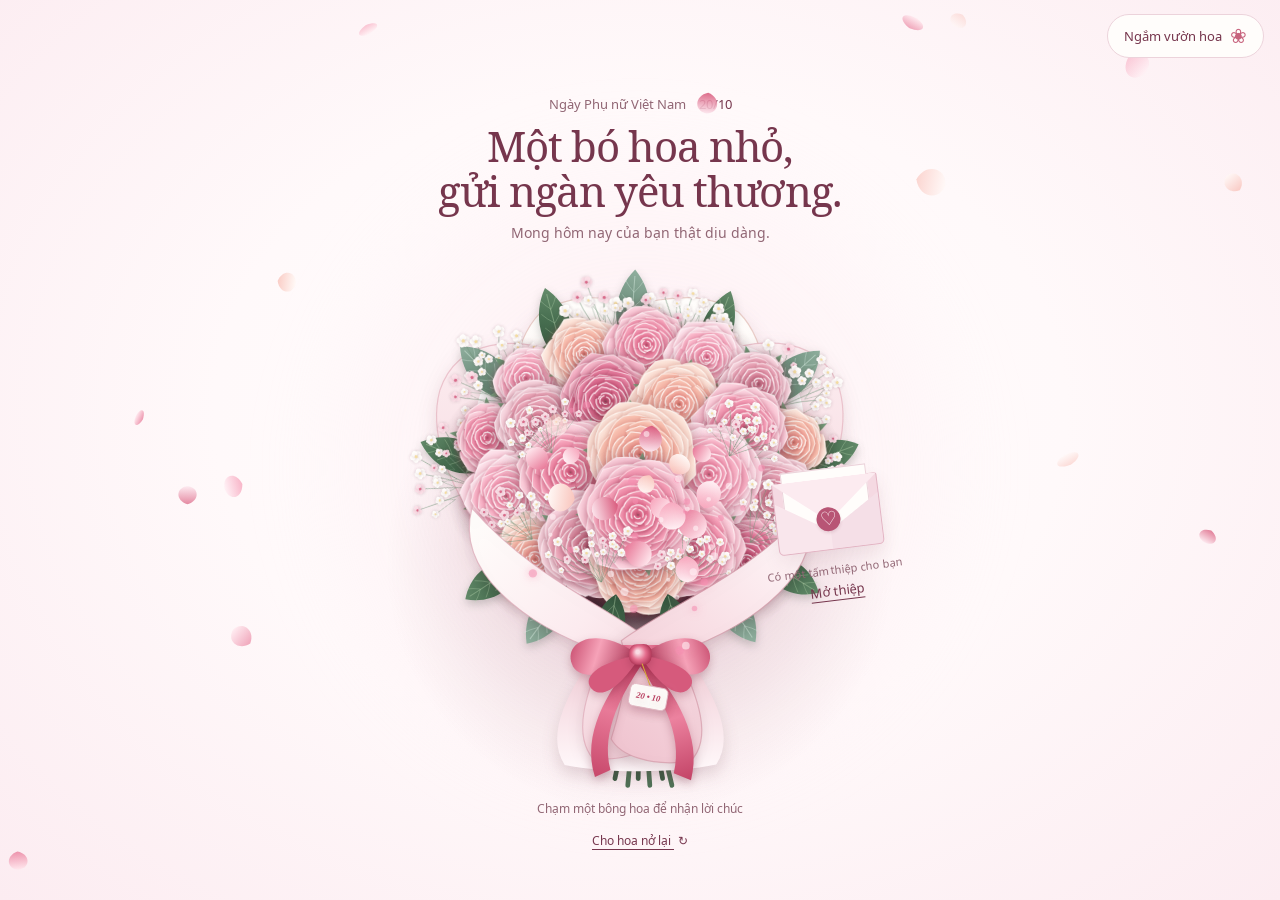
<file: index.html>
<!DOCTYPE html>
<html lang="vi">
<head>
  <meta charset="UTF-8">
  <meta name="viewport" content="width=device-width, initial-scale=1.0">
  <meta name="theme-color" content="#fff8fa">
  <meta name="description" content="Một bó hoa và tấm thiệp nhỏ, gửi những lời chúc dịu dàng nhân ngày Phụ nữ Việt Nam 20/10.">
  <title>Một bó hoa dành tặng bạn · 20/10</title>
  <link rel="preload" href="./assets/fonts/noto-serif-regular.woff2" as="font" type="font/woff2" crossorigin>
  <link rel="preload" href="./assets/fonts/noto-serif-italic.woff2" as="font" type="font/woff2" crossorigin>
  <link rel="preload" href="./assets/fonts/noto-sans-regular.woff2" as="font" type="font/woff2" crossorigin>
  <link rel="stylesheet" href="./style.css">
  <script src="./script.js" defer></script>
  <script src="./card.js" defer></script>
  <script src="./album.js" defer></script>
</head>
<body>
  <main>
    <a class="garden-link" href="./garden.html">Ngắm vườn hoa <span aria-hidden="true">❀</span></a>
    <canvas id="ambientPetalsCanvas" aria-hidden="true"></canvas>
    <header class="greeting">
      <p class="occasion">Ngày Phụ nữ Việt Nam <span>20/10</span></p>
      <h1>Một bó hoa nhỏ,<br>gửi ngàn yêu thương.</h1>
      <p class="greeting-caption">Mong hôm nay của bạn thật dịu dàng.</p>
    </header>

    <div class="gift-layout">
      <section class="scene-column" aria-label="Hoa và những lời chúc 20/10">


        <div class="gift-visuals">
          <div class="bouquet-composition">
            <div id="bouquetStageWrapper" role="button" tabindex="0"
              aria-label="Bó hoa hồng. Nhấn Enter để nhận lời chúc; dùng phím mũi tên để chọn bông hoa."
              aria-describedby="bouquetHint">
              <canvas id="bouquetCanvas" aria-hidden="true"></canvas>
            </div>
            <button class="envelope-button" id="openCard" type="button" aria-haspopup="dialog" aria-controls="greetingCard" aria-expanded="false" hidden>
              <span class="envelope" aria-hidden="true"><span class="envelope-letter">Gửi bạn</span><span class="envelope-seal">♡</span></span>
              <span class="envelope-caption">Có một tấm thiệp cho bạn</span>
              <span class="envelope-action">Mở thiệp</span>
            </button>
          </div>

        </div>

        <footer class="scene-footer">
          <p id="bouquetHint" class="bouquet-hint">Chạm một bông hoa để nhận lời chúc</p>
          <p id="roseWish" class="rose-wish" role="status" aria-live="polite" aria-atomic="true"></p>
          <button class="text-button" id="replayBloom" type="button">Cho hoa nở lại <span aria-hidden="true">↻</span></button>
        </footer>
      </section>

      <dialog id="greetingCard" class="card-dialog" aria-labelledby="cardTitle">
        <div class="letter-paper">
          <button class="close-button" id="closeCard" type="button" aria-label="Đóng thiệp">×</button>
          <div id="cardReading">
            <div class="letter-date" aria-label="Ngày 20 tháng 10"><span>20</span><span class="date-stem" aria-hidden="true"></span><span>10</span></div>
            <p class="letter-recipient">Gửi <span id="cardRecipient">bạn</span>,</p>
            <h2 id="cardTitle">Chúc bạn một ngày<br>thật nhiều yêu thương.</h2>
            <div class="letter-flower" aria-hidden="true">❀</div>
            <p id="cardMessage" class="letter-message"></p>
            <div class="letter-signoff"><p>Với thật nhiều thương mến,</p><p id="cardSender" class="letter-signature"></p></div>
            <div class="letter-fold" aria-hidden="true"></div>
            <div class="letter-actions"><button id="viewAlbum" class="text-button" type="button" aria-controls="memoryAlbum">Xem album kỷ niệm <span aria-hidden="true">♡</span></button><button id="editCard" class="text-button" type="button">Viết lời chúc riêng <span aria-hidden="true">✎</span></button></div>
          </div>
          <form id="cardEditor" hidden>
            <p class="editor-intro">Một tấm thiệp mang lời của bạn.</p>
            <h2 id="editorTitle" class="editor-title">Viết chút yêu thương</h2>
            <label for="recipientInput">Gửi đến</label>
            <input id="recipientInput" name="recipient" maxlength="60" required autocomplete="off">
            <label for="messageInput">Lời chúc 20/10</label>
            <textarea id="messageInput" name="message" rows="7" maxlength="1500" required></textarea>
            <label for="senderInput">Người gửi</label>
            <input id="senderInput" name="sender" maxlength="60" required autocomplete="off">
            <p class="editor-hint">Lời chúc được lưu trên trình duyệt này.</p>
            <div class="editor-actions"><button class="primary-button" type="submit">Lưu lời chúc</button><button class="text-button" id="cancelEdit" type="button">Hủy</button></div>
          </form>
          <p id="cardStatus" class="card-status" role="status" aria-live="polite"></p>
        </div>
      </dialog>
    </div>
    <section id="memoryAlbum" class="memory-album" aria-labelledby="albumTitle" hidden>
      <header class="album-heading">
        <p class="album-note">Một chút kỷ niệm, dành riêng cho bạn</p>
        <h2 id="albumTitle">Những khoảnh khắc thương yêu</h2>
        <button id="toggleAlbum" class="text-button" type="button" aria-expanded="false" aria-controls="albumPhotos">Xòe album <span aria-hidden="true">♡</span></button>
        <button id="editAlbum" class="text-button" type="button" aria-expanded="false" aria-controls="albumPhotos">Thay ảnh <span aria-hidden="true">✎</span></button>
      </header>
      <p id="albumEditHint" class="album-edit-hint" hidden>Chọn ảnh từ thiết bị của bạn, tối đa 20 MB mỗi ảnh. Ảnh được lưu trên trình duyệt này, không tự gửi sang thiết bị khác.</p>
      <p id="albumStatus" class="album-status" role="status" aria-live="polite" aria-atomic="true"></p>
      <div id="albumPhotos" class="album-photos">
        <figure class="portrait-card album-card">
          <div class="portrait-photo"><img src="./assets/portrait-placeholder.webp" alt="Ảnh kỷ niệm thứ nhất của người nhận thiệp" width="768" height="1024" decoding="async"></div>
          <figcaption><span class="portrait-dedication">Một nụ cười rất thương.</span><span class="portrait-date">Những ngày thật vui</span></figcaption>
          <div class="photo-actions" hidden>
            <button class="text-button change-photo" type="button" aria-label="Đổi ảnh thứ nhất">Đổi ảnh</button>
            <button class="text-button reset-photo" type="button" aria-label="Khôi phục ảnh thứ nhất" disabled>Ảnh ban đầu</button>
            <input class="photo-input" type="file" accept="image/*" aria-label="Chọn ảnh thứ nhất" hidden>
          </div>
        </figure>
        <figure class="portrait-card album-card">
          <div class="portrait-photo"><img src="./assets/portrait-placeholder.webp" alt="Ảnh kỷ niệm thứ hai của người nhận thiệp" width="768" height="1024" decoding="async" loading="lazy"></div>
          <figcaption><span class="portrait-dedication">Bình yên từ điều nhỏ.</span><span class="portrait-date">Một khoảnh khắc dịu dàng</span></figcaption>
          <div class="photo-actions" hidden>
            <button class="text-button change-photo" type="button" aria-label="Đổi ảnh thứ hai">Đổi ảnh</button>
            <button class="text-button reset-photo" type="button" aria-label="Khôi phục ảnh thứ hai" disabled>Ảnh ban đầu</button>
            <input class="photo-input" type="file" accept="image/*" aria-label="Chọn ảnh thứ hai" hidden>
          </div>
        </figure>
        <figure class="portrait-card album-card">
          <div class="portrait-photo"><img src="./assets/portrait-placeholder.webp" alt="Ảnh kỷ niệm thứ ba của người nhận thiệp" width="768" height="1024" decoding="async" loading="lazy"></div>
          <figcaption><span class="portrait-dedication">Mong bạn luôn rạng rỡ.</span><span class="portrait-date">Hôm nay và cả mai sau</span></figcaption>
          <div class="photo-actions" hidden>
            <button class="text-button change-photo" type="button" aria-label="Đổi ảnh thứ ba">Đổi ảnh</button>
            <button class="text-button reset-photo" type="button" aria-label="Khôi phục ảnh thứ ba" disabled>Ảnh ban đầu</button>
            <input class="photo-input" type="file" accept="image/*" aria-label="Chọn ảnh thứ ba" hidden>
          </div>
        </figure>
      </div>
      <p class="album-footnote">Có những điều nhỏ, nhớ lại vẫn thấy vui.</p>
    </section>
    <noscript><p class="noscript-message">Bật JavaScript để ngắm hoa nở và mở thiệp 20/10 nhé.</p></noscript>
  </main>
</body>
</html>
</file>
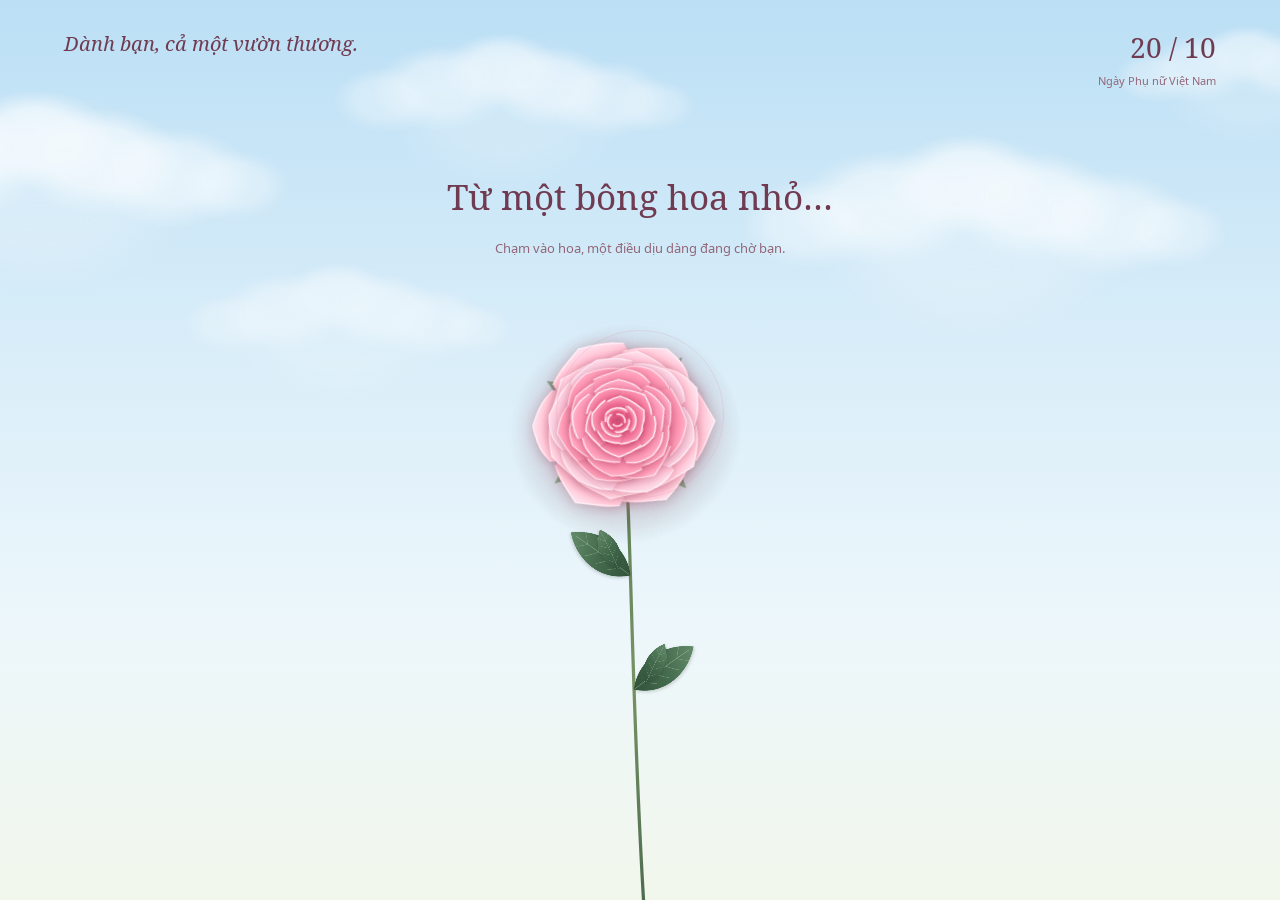
<file: garden.html>
<!DOCTYPE html>
<html lang="vi">
<head>
  <meta charset="UTF-8">
  <meta name="viewport" content="width=device-width, initial-scale=1.0">
  <meta name="theme-color" content="#bbdff5">
  <meta name="description" content="Chạm một bông hoa, đánh thức cả khu vườn và nhận một lời chúc dịu dàng ngày 20/10.">
  <title>Cả một vườn thương · 20/10</title>
  <link rel="preload" href="./assets/fonts/noto-serif-regular.woff2" as="font" type="font/woff2" crossorigin>
  <link rel="preload" href="./assets/fonts/noto-serif-italic.woff2" as="font" type="font/woff2" crossorigin>
  <link rel="preload" href="./assets/fonts/noto-sans-regular.woff2" as="font" type="font/woff2" crossorigin>
  <style>
    @font-face {
      font-family: "Noto Serif";
      src: url("./assets/fonts/noto-serif-regular.woff2") format("woff2");
      font-style: normal; font-weight: 400; font-display: swap;
    }
    @font-face {
      font-family: "Noto Serif";
      src: url("./assets/fonts/noto-serif-italic.woff2") format("woff2");
      font-style: italic; font-weight: 400; font-display: swap;
    }
    @font-face {
      font-family: "Noto Sans";
      src: url("./assets/fonts/noto-sans-regular.woff2") format("woff2");
      font-style: normal; font-weight: 400; font-display: swap;
    }
    :root {
      color-scheme: light;
      --sky: #bbdff5;
      --ink: #703a50;
      --muted: #936779;
      --rose: #c66388;
      --leaf: #6c8b71;
      --paper: #fffdfc;
      --font-letter: "Noto Serif", serif;
      font-family: "Noto Sans", sans-serif;
      color: var(--ink);
      font-synthesis: none;
    }
    * { box-sizing: border-box; }
    [hidden] { display: none !important; }
    html, body { margin: 0; min-width: 280px; min-height: 100%; }
    body { background: var(--sky); -webkit-tap-highlight-color: transparent; }
    button { font: inherit; color: inherit; cursor: pointer; touch-action: manipulation; }
    button:focus-visible, input:focus-visible, textarea:focus-visible { outline: 2px solid var(--ink); outline-offset: 4px; }
    .garden {
      position: relative; min-height: 560px; height: 100svh; overflow: hidden;
      isolation: isolate;
      background: linear-gradient(180deg, #bbdff5 0%, #d8edf9 37%, #edf7fb 70%, #f2f7ec 100%);
    }
    .garden::after {
      content: ""; position: absolute; inset: 0; z-index: -2; pointer-events: none;
      background: radial-gradient(ellipse at 50% 110%, #d7e8caaa, transparent 58%);
      opacity: 0; transition: opacity 4s;
    }
    .garden.is-growing::after { opacity: 1; }
    .page-header {
      position: absolute; top: max(28px, env(safe-area-inset-top));
      left: clamp(24px, 5vw, 76px); right: clamp(24px, 5vw, 76px);
      display: flex; align-items: start; justify-content: space-between; gap: 24px;
      pointer-events: none;
    }
    .dedication { margin: 0; font: italic 20px/1.6 var(--font-letter); }
    .date { margin: 0; text-align: right; font-size: 11px; line-height: 1.7; color: var(--muted); }
    .date span { display: block; font: 28px/1.4 var(--font-letter); color: var(--ink); margin-bottom: 5px; }
    #flowers { position: absolute; inset: 0; z-index: -1; width: 100%; height: 100%; }
    .flower-button {
      position: absolute; left: 50%; top: 46%; transform: translate(-50%, -50%);
      width: 184px; height: 184px; border: 0; border-radius: 50%; background: transparent;
    }
    .flower-button::after {
      content: ""; position: absolute; inset: 8px; border: 1px solid #d69ab23b; border-radius: 50%;
      transition: transform .5s, border-color .5s;
    }
    .flower-button:hover::after { transform: scale(1.13); border-color: #c6638888; }
    .intro {
      position: absolute; left: 24px; right: 24px; top: 19%; text-align: center;
      transition: opacity .65s, transform .65s; pointer-events: none;
    }
    h1 { margin: 0; font: 400 clamp(25px, 3vw, 35px)/1.5 var(--font-letter); }
    .intro p { margin: 13px 0 0; font-size: 13px; line-height: 1.7; color: var(--muted); }
    .is-growing .intro { opacity: 0; transform: translateY(12px); }
    .progress {
      position: absolute; bottom: 36px; left: 20px; right: 20px; margin: 0;
      text-align: center; font: italic 17px/1.7 var(--font-letter);
      opacity: 0; transition: opacity .6s; pointer-events: none;
      text-shadow: 0 1px 12px #fff, 0 1px 8px #fff;
    }
    .is-growing:not(.is-ready) .progress { opacity: 1; }
    .garden-actions {
      position: absolute; bottom: max(24px, env(safe-area-inset-bottom)); left: 0; right: 0;
      display: flex; justify-content: center; flex-wrap: wrap; gap: 12px; padding: 0 16px;
    }
    .garden-actions button {
      border: 1px solid #dcb9c8; background: #fffdfcf2; border-radius: 30px;
      padding: 12px 20px; font-size: 12px; box-shadow: 0 3px 16px #76364d0c;
    }
    .garden-actions button:hover { background: #fae7ef; }
    dialog {
      width: min(480px, calc(100% - 36px)); max-height: calc(100svh - 36px);
      padding: 0; border: 0; overflow: auto; background: var(--paper); color: var(--ink);
      box-shadow: 0 24px 100px #69394d24, 0 2px 10px #69394d12;
    }
    dialog::backdrop { background: #eaf5fc3d; backdrop-filter: blur(3px); }
    dialog[open] { animation: unfold 1s cubic-bezier(.2,.8,.2,1) both; }
    .letter { position: relative; padding: 38px 42px 28px; text-align: center; }
    .letter::before { content: ""; position: absolute; inset: 10px; border: 1px solid #eed6e1; pointer-events: none; }
    .close-card { position: absolute; top: 15px; right: 16px; width: 34px; height: 34px; border: 0; background: transparent; font-size: 25px; }
    .letter-date { margin: 2px 0 20px; font: 24px/1.4 var(--font-letter); color: var(--rose); }
    .letter-date span { display: inline-block; width: 1px; height: 27px; background: #d9aec1; transform: rotate(24deg); margin: 0 15px -5px; }
    .letter-sprig { display: block; margin: 0 auto 17px; width: 75px; height: 55px; }
    .recipient { font: italic 17px/1.7 var(--font-letter); margin: 0 0 13px; }
    h2 { font: 400 clamp(26px, 5vw, 32px)/1.5 var(--font-letter); margin: 0 0 24px; text-wrap: balance; }
    .message { font-size: 14px; line-height: 1.95; margin: 0 0 15px; text-wrap: pretty; }
    .signature { margin: 24px 0; font: italic 17px/1.8 var(--font-letter); }
    .recipient, h2, .message, .signature { overflow-wrap: anywhere; }
    h2, .message, .signature { white-space: pre-wrap; }
    .letter-actions { display: flex; flex-wrap: wrap; justify-content: center; gap: 12px 20px; }
    .view-garden { position: relative; border: 0; border-bottom: 1px solid #cba1b2; padding: 7px 2px; background: transparent; font-size: 12px; }
    .card-editor { text-align: left; }
    .card-editor h2 { text-align: center; margin-bottom: 20px; font-size: 25px; }
    .card-editor label { display: block; margin: 16px 0 7px; font-size: 13px; }
    .card-editor input, .card-editor textarea {
      display: block; width: 100%; min-width: 0; padding: 10px 12px;
      border: 1px solid #dcb9c8; border-radius: 4px; background: #fff9fb;
      color: var(--ink); font: 16px/1.6 "Noto Sans", sans-serif;
    }
    .card-editor textarea { resize: vertical; }
    .editor-hint, .card-status { color: var(--muted); font-size: 12px; line-height: 1.7; }
    .card-status { margin: 0; }
    .card-status:not(:empty) { margin-top: 16px; }
    .editor-actions { display: flex; align-items: center; flex-wrap: wrap; gap: 20px; margin-top: 20px; }
    .save-card { border: 1px solid var(--ink); border-radius: 24px; padding: 11px 18px; background: var(--ink); color: var(--paper); font-size: 13px; }
    .noscript { position: absolute; top: 30%; left: 20px; right: 20px; text-align: center; line-height: 1.8; }
    @keyframes unfold { from { opacity: 0; transform: translateY(35px) rotate(-2deg) scale(.94); } to { opacity: 1; transform: none; } }
    @media (max-width: 600px) {
      .dedication { font-size: 18px; max-width: 150px; }
      .date { max-width: 130px; font-size: 10px; }
      .date span { font-size: 25px; }
      .letter { padding: 35px 26px 25px; }
      .intro { top: 18%; }
      h1 { font-size: clamp(23px, 5.8vw, 28px); }
    }
    @media (max-height: 700px) {
      .letter { padding-block: 24px 20px; }
      .letter-date { margin-bottom: 12px; }
      .letter-sprig { width: 58px; height: 42px; margin-bottom: 10px; }
      h2 { font-size: clamp(24px, 4vw, 29px); line-height: 1.35; margin-bottom: 14px; }
      .message { font-size: 13px; line-height: 1.65; margin-bottom: 10px; }
      .signature { margin: 14px 0; line-height: 1.6; }
    }
    @media (max-height: 600px) and (min-width: 600px) {
      .garden { min-height: 360px; }
      .intro { top: 38%; right: auto; width: 30%; text-align: left; }
      h1 { font-size: 24px; }
      .intro p { margin-top: 6px; }
      .page-header { top: 20px; }
    }
    @media (prefers-reduced-motion: reduce) {
      *, *::before, *::after { animation: none !important; transition: none !important; }
    }
  </style>
</head>
<body>
  <main class="garden" id="garden">
    <header class="page-header">
      <p class="dedication">Dành bạn, cả một vườn thương.</p>
      <p class="date"><span>20 / 10</span>Ngày Phụ nữ Việt Nam</p>
    </header>
    <canvas id="flowers" aria-hidden="true"></canvas>
    <button class="flower-button" id="bloom" type="button" aria-label="Chạm để cả vườn hoa nở" aria-describedby="introHint"></button>
    <div class="intro" id="intro">
      <h1>Từ một bông hoa nhỏ…</h1>
      <p id="introHint">Chạm vào hoa, một điều dịu dàng đang chờ bạn.</p>
    </div>
    <p class="progress" id="status" role="status" aria-live="polite" aria-atomic="true"></p>
    <nav class="garden-actions" id="actions" aria-label="Vườn hoa và thiệp" hidden>
      <button id="readCard" type="button" aria-haspopup="dialog" aria-controls="wishCard">Đọc lại thiệp</button>
      <button id="replay" type="button">Cho hoa nở lại</button>
    </nav>
    <dialog id="wishCard" aria-labelledby="cardTitle">
      <article class="letter">
        <button class="close-card" id="closeCard" type="button" aria-label="Đóng thiệp">×</button>
        <p class="letter-date">20<span aria-hidden="true"></span>10</p>
        <svg class="letter-sprig" viewBox="0 0 90 64" fill="none" aria-hidden="true">
          <path d="M45 59 Q41 40 46 21 M44 49 Q25 47 23 35 Q39 33 44 49 M44 40 Q60 39 65 28 Q51 28 44 40" stroke="#78947a" stroke-width="1.2" fill="#dfe9d9"/>
          <g fill="#ecc1d2" stroke="#c9789a" stroke-width=".6">
            <ellipse cx="39" cy="17" rx="8" ry="12" transform="rotate(-40 39 17)"/>
            <ellipse cx="52" cy="17" rx="8" ry="12" transform="rotate(40 52 17)"/>
            <ellipse cx="45" cy="15" rx="8" ry="12"/>
            <path d="M30 19 Q44 17 45 30 Q33 32 30 19 M60 19 Q46 17 45 30 Q58 32 60 19"/>
          </g>
        </svg>
        <div id="cardReading">
          <p class="recipient">Gửi <span id="cardRecipient">bạn thương mến</span>,</p>
          <h2 id="cardTitle">Mong những điều đẹp đẽ<br>luôn nở bên bạn.</h2>
          <div id="cardMessage">
            <p class="message">Một bông hoa có thể làm một ngày thêm đẹp.<br>Còn bạn, làm thế giới này dịu dàng hơn.</p>
            <p class="message">Nhân ngày 20/10, chúc bạn luôn được yêu thương, trân trọng và có thật nhiều niềm vui. Mong bạn đủ bình yên để tận hưởng những điều nhỏ bé, đủ tự tin để theo đuổi những điều mình yêu.</p>
            <p class="message">Hôm nay và cả những ngày sau,<br>hãy cứ rạng rỡ theo cách của riêng mình nhé.</p>
          </div>
          <p class="signature" id="cardSignature">Gửi bạn thật nhiều thương mến ♡</p>
          <div class="letter-actions">
            <button class="view-garden" id="viewGarden" type="button" autofocus>Ngắm vườn hoa</button>
            <button class="view-garden" id="editCard" type="button">Viết lời chúc riêng</button>
          </div>
        </div>
        <form class="card-editor" id="cardEditor" hidden>
          <h2 id="editorTitle">Viết chút yêu thương</h2>
          <label for="recipientInput">Gửi đến</label>
          <input id="recipientInput" name="recipient" maxlength="60" required autocomplete="off">
          <label for="titleInput">Tiêu đề thiệp</label>
          <textarea id="titleInput" name="title" rows="2" maxlength="160" required></textarea>
          <label for="messageInput">Lời chúc 20/10</label>
          <textarea id="messageInput" name="message" rows="7" maxlength="3000" required></textarea>
          <label for="signatureInput">Chữ ký</label>
          <input id="signatureInput" name="signature" maxlength="120" required autocomplete="off">
          <p class="editor-hint">Lời chúc được lưu trên trình duyệt này. Cách một dòng để bắt đầu đoạn mới.</p>
          <div class="editor-actions">
            <button class="save-card" type="submit">Lưu lời chúc</button>
            <button class="view-garden" id="cancelEdit" type="button">Hủy</button>
          </div>
        </form>
        <p class="card-status" id="cardStatus" role="status" aria-live="polite"></p>
      </article>
    </dialog>
    <noscript><p class="noscript">Bật JavaScript để chạm vào hoa và mở thiệp nhé.<br>Chúc bạn ngày 20/10 bình an, rạng rỡ và tràn đầy yêu thương!</p></noscript>
  </main>
  <script src="./garden-botany.js"></script>
  <script src="./garden-card.js"></script>
  <script>
    (() => {
      'use strict';
      const garden = document.getElementById('garden');
      const canvas = document.getElementById('flowers');
      const ctx = canvas.getContext('2d');
      const bloomButton = document.getElementById('bloom');
      const card = document.getElementById('wishCard');
      const actions = document.getElementById('actions');
      const status = document.getElementById('status');
      const motion = matchMedia('(prefers-reduced-motion: reduce)');
      const TAU = Math.PI * 2;
      const clamp = n => Math.max(0, Math.min(1, n));
      const ease = n => 1 - Math.pow(1 - clamp(n), 3);
      let seed = 2010;
      const random = () => { seed = seed * 16807 % 2147483647; return (seed - 1) / 2147483646; };
      const { createRealisticRoseSprite, createRoseBudSprite, drawBotanicalLeaf } = window.GardenBotany;
      const paletteKeys = ['sweetBlush', 'pastelPink', 'creamPeach', 'pearlVintage', 'berryRomance', 'paleGreen', 'skyBlue', 'pearlWhite'];
      // Bake the soft focus and bloom into the sprites once, keeping the live scene light.
      function softenPetals(source, logicalSize, radius) {
        const image = document.createElement('canvas');
        image.width = source.width; image.height = source.height;
        const c = image.getContext('2d');
        const pixelRatio = source.width / logicalSize;
        c.globalAlpha = .3;
        c.filter = `blur(${radius * .13 * pixelRatio}px) brightness(1.35)`;
        c.drawImage(source, 0, 0);
        c.globalAlpha = 1;
        c.filter = `blur(${radius * .009 * pixelRatio}px) brightness(1.06)`;
        c.drawImage(source, 0, 0);
        return image;
      }
      // Use the same layered roses as index.html, cached at the sizes used in this scene.
      // Fully open flowers need only one draw instead of repainting every petal each frame.
      function prepareRose(config) {
        const rose = createRealisticRoseSprite(config);
        rose.whorlCanvases = rose.whorlCanvases.map(layer => softenPetals(layer, rose.logicalSize, rose.radius));
        const openCanvas = document.createElement('canvas');
        openCanvas.width = rose.baseCanvas.width;
        openCanvas.height = rose.baseCanvas.height;
        const c = openCanvas.getContext('2d');
        c.drawImage(rose.baseCanvas, 0, 0);
        rose.whorlCanvases.forEach(layer => c.drawImage(layer, 0, 0));
        return { ...rose, openCanvas };
      }
      const sprites = paletteKeys.flatMap((paletteKey, i) => ['garden', 'classic', 'peony'].map((variety, j) => prepareRose({
        radius: 46, paletteKey, variety, seed: 2010 + i * 107 + j * 41,
        tiltX: (j - 1) * .65, tiltY: -.2 + (i % 5) * .08, hasDewdrop: j === 0
      })));
      const heroSprite = prepareRose({ radius: 86, paletteKey: 'sweetBlush', variety: 'garden', tiltX: -.22, tiltY: -.3, seed: 2010, hasDewdrop: true });
      const budSprites = paletteKeys.map(paletteKey => {
        const bud = createRoseBudSprite({ paletteKey });
        return { ...bud, canvas: softenPetals(bud.canvas, bud.logicalSize, bud.radius) };
      });
      const leafCanvas = document.createElement('canvas');
      leafCanvas.width = 300; leafCanvas.height = 200;
      const leafContext = leafCanvas.getContext('2d');
      leafContext.scale(2, 2);
      drawBotanicalLeaf(leafContext, 20, 50, 0, 100, 31);
      // Soft cloud puffs are painted once, then drift behind the flowers.
      const cloudCanvas = document.createElement('canvas');
      cloudCanvas.width = 720; cloudCanvas.height = 360;
      const cloudContext = cloudCanvas.getContext('2d');
      const cloudPuffs = [
        [125, 164, 92, .52], [225, 143, 119, .67], [333, 112, 104, .81],
        [420, 141, 111, .75], [519, 163, 108, .61], [600, 174, 75, .43],
        [340, 183, 219, .3]
      ];
      cloudPuffs.forEach(([x, y, radius, opacity]) => {
        cloudContext.save(); cloudContext.translate(x, y); cloudContext.scale(1, .64);
        const puff = cloudContext.createRadialGradient(0, -radius * .12, radius * .16, 0, 0, radius);
        puff.addColorStop(0, `rgba(255,255,255,${opacity})`);
        puff.addColorStop(.48, `rgba(255,255,255,${opacity * .87})`);
        puff.addColorStop(.8, `rgba(255,255,255,${opacity * .3})`);
        puff.addColorStop(1, 'rgba(255,255,255,0)');
        cloudContext.fillStyle = puff; cloudContext.beginPath(); cloudContext.arc(0, 0, radius, 0, TAU); cloudContext.fill();
        cloudContext.restore();
      });
      const clouds = [
        { x: .04, y: .17, size: .42, opacity: .82, speed: 2.7 },
        { x: .4, y: .09, size: .32, opacity: .67, speed: 3.8 },
        { x: .77, y: .22, size: .43, opacity: .78, speed: 2.2 },
        { x: .27, y: .34, size: .29, opacity: .52, speed: 4.1 },
        { x: .98, y: .07, size: .25, opacity: .59, speed: 3.1 }
      ];
      const whorlDelays = [0, .12, .24, .34];
      const closedScales = [.44, .36, .28, .38];
      const twistAngles = [.52, -.78, 1.05, -1.35];
      const flowers = [];
      // Distant flowers are smaller and paler; foreground flowers grow taller and fuller.
      for (let row = 0; row < 5; row++) {
        const count = 24 + row * 2;
        for (let i = 0; i < count; i++) {
          const x = (i + random()) / count;
          flowers.push({
            x, y: .49 + row * .092 + (random() - .5) * .22, depth: row,
            radius: 17 + row * 5 + random() * 15,
            stem: .18 + random() * .22,
            bend: (random() - .5) * 65,
            phase: random() * TAU, rotation: (random() - .5) * .9,
            sprite: Math.floor(random() * sprites.length),
            delay: .3 + Math.abs(x - .5) * 4.2 + row * .36 + random() * .9,
            alpha: .6 + row * .1, tilt: .8 + random() * .2,
            offsetX: 0, offsetY: 0, hover: 0
          });
        }
      }
      // Keep some flowers as closed buds, scattered through all five depth layers.
      for (let i = 0; i < 20; i++) {
        const row = Math.floor(i / 4);
        flowers.push({
          x: (i % 4 + .25 + random() * .5) / 4,
          y: .45 + row * .087 + (random() - .5) * .065,
          depth: row, radius: 13 + row * 2.5 + random() * 4,
          stem: .2 + random() * .15, bend: (random() - .5) * 45,
          phase: random() * TAU, rotation: (random() - .5) * .5,
          bud: true, sprite: i * 3 % budSprites.length,
          delay: .6 + random() * 2.4 + row * .4,
          alpha: .75 + row * .06, tilt: 1,
          offsetX: 0, offsetY: 0, hover: 0
        });
      }
      flowers.sort((a, b) => a.depth - b.depth);
      const petals = Array.from({ length: 18 }, () => ({ x: random(), y: random(), phase: random() * TAU, size: 3 + random() * 4, speed: 9 + random() * 12 }));
      const hero = { x: .5, y: .46, radius: 76, stem: .25, bend: 5, phase: 0, rotation: -.15, tilt: .95, offsetX: 0, offsetY: 0, hover: 0 };
      const pointer = { x: -1000, y: -1000 };
      let width = 0, height = 0, scale = 1, frame = 0, lastFrame = 0;
      let sceneTime = 0;
      let state = 'idle', started = 0, pausedAt = 0;

      function leaf(x, y, direction, size, flutter) {
        ctx.save(); ctx.translate(x, y); ctx.scale(direction, 1); ctx.rotate(-.58 + flutter);
        ctx.drawImage(leafCanvas, -size * .2, -size * .5, size * 1.5, size);
        ctx.restore();
      }

      function drawFlower(f, growth, time, smoothing, isHero = false) {
        if (growth <= 0) return;
        const p = ease(growth);
        const x = f.x * width;
        const targetY = f.y * height;
        const root = Math.max(height * 1.04, targetY + f.stem * height);
        const y = root - (root - targetY) * p;
        // A traveling breeze bends taller stems more, with a small individual flutter.
        const wind = motion.matches ? 0 : Math.sin(time * .00125 + f.x * 4.5) * .72 + Math.sin(time * .002 + f.phase) * .28;
        const lean = wind * (isHero ? .06 : .048);
        const sway = Math.sin(lean) * (root - y) * p;
        const r = f.radius * scale;
        const dx = x - pointer.x, dy = y - pointer.y;
        const distance = Math.hypot(dx, dy);
        const proximity = !motion.matches && !card.open ? clamp(1 - distance / (r * 2.3)) : 0;
        f.offsetX += ((dx / (distance || 1)) * proximity * r * .13 - f.offsetX) * smoothing;
        f.offsetY += ((dy / (distance || 1)) * proximity * r * .08 - f.offsetY) * smoothing;
        f.hover += (proximity - f.hover) * smoothing;
        const headX = x + sway + f.offsetX;
        const headY = y + (1 - Math.cos(lean)) * (root - y) + f.offsetY;
        const baseX = x + f.bend * scale;
        const controlX1 = x - f.bend * scale + sway * .15;
        const controlY1 = root - (root - headY) * .4;
        const controlX2 = headX + 8 * scale + sway * .12;
        const controlY2 = headY + (root - headY) * .22;
        ctx.save(); ctx.globalAlpha = isHero ? 1 : Math.min(1, f.alpha) * clamp(growth * 3);
        const stemColor = ctx.createLinearGradient(baseX - 2, root, headX + 2, headY);
        stemColor.addColorStop(0, '#46664c'); stemColor.addColorStop(.5, '#789265'); stemColor.addColorStop(1, '#587b53');
        ctx.strokeStyle = stemColor;
        ctx.lineWidth = isHero ? 2.8 * scale : Math.max(1, r * .05);
        ctx.lineCap = 'round';
        ctx.beginPath(); ctx.moveTo(baseX, root);
        ctx.bezierCurveTo(controlX1, controlY1, controlX2, controlY2, headX, headY);
        ctx.stroke();
        if (growth > .15) {
          // Attach each leaf to the actual curved stem so the whole plant moves together.
          (isHero ? [.42, .64] : [.38, .64]).forEach((t, i) => {
            const u = 1 - t;
            const lx = u ** 3 * baseX + 3 * u * u * t * controlX1 + 3 * u * t * t * controlX2 + t ** 3 * headX;
            const ly = u ** 3 * root + 3 * u * u * t * controlY1 + 3 * u * t * t * controlY2 + t ** 3 * headY;
            const length = r * (isHero ? .85 : .95) * p;
            leaf(lx, ly, i ? -1 : 1, length, wind * .085);
            if (isHero) leaf(lx + (i ? -10 : 10) * scale, ly - 5 * scale, i ? -1 : 1, length * .6, -.5 + wind * .09);
          });
        }
        ctx.translate(headX, headY);
        ctx.rotate(f.rotation + wind * .095 + f.offsetX * .003);
        const breath = motion.matches ? 1 : 1 + Math.sin(time * .0014 + f.phase) * .008;
        ctx.scale(breath * (1 + f.hover * .04), f.tilt * breath * (1 + f.hover * .04));
        if (f.bud) {
          const bud = budSprites[f.sprite];
          const size = bud.logicalSize * r / bud.radius;
          ctx.scale(.4 + p * .6, .4 + p * .6);
          ctx.drawImage(bud.canvas, -size / 2, -size / 2, size, size);
          ctx.restore();
          return;
        }
        const rose = isHero ? heroSprite : sprites[f.sprite];
        const size = rose.logicalSize * r / rose.radius;
        if (growth >= 1) {
          ctx.drawImage(rose.openCanvas, -size / 2, -size / 2, size, size);
        } else {
          ctx.save(); ctx.scale(.5 + p * .5, .5 + p * .5);
          ctx.drawImage(rose.baseCanvas, -size / 2, -size / 2, size, size); ctx.restore();
          rose.whorlCanvases.forEach((layer, i) => {
            const open = ease((growth - whorlDelays[i]) / (1 - whorlDelays[i]));
            const unfurl = closedScales[i] + (1 - closedScales[i]) * open;
            ctx.save(); ctx.rotate((1 - open) * twistAngles[i]);
            ctx.scale(unfurl, unfurl * (.78 + open * .22));
            ctx.drawImage(layer, -size / 2, -size / 2, size, size); ctx.restore();
          });
        }
        ctx.restore();
      }

      function drawPetals(elapsed, time) {
        ctx.save();
        petals.forEach(petal => {
          const x = ((petal.x * width + time * .009 + Math.sin(time * .0006 + petal.phase) * 35) % (width + 60)) - 30;
          const y = ((petal.y * height + time * petal.speed * .001) % (height + 60)) - 30;
          ctx.save(); ctx.globalAlpha = Math.min(elapsed / 3, 1) * .55;
          ctx.translate(x, y); ctx.rotate(petal.phase + time * .0007);
          ctx.scale(.55 + Math.abs(Math.sin(time * .001 + petal.phase)) * .45, 1);
          const color = ctx.createLinearGradient(0, -petal.size, 0, petal.size);
          color.addColorStop(0, '#fff3f7'); color.addColorStop(1, '#d887a6'); ctx.fillStyle = color;
          ctx.beginPath(); ctx.moveTo(0, -petal.size);
          ctx.bezierCurveTo(petal.size * 1.3, -petal.size, petal.size * .8, petal.size * .8, 0, petal.size);
          ctx.bezierCurveTo(-petal.size, petal.size * .2, -petal.size * .6, -petal.size * .9, 0, -petal.size);
          ctx.fill(); ctx.restore();
        });
        ctx.restore();
      }

      function drawClouds(time) {
        ctx.save();
        clouds.forEach(cloud => {
          const cloudWidth = Math.max(240, width * cloud.size);
          const travel = width + cloudWidth * 2;
          const x = ((cloud.x * width + time * cloud.speed * .001 + cloudWidth) % travel) - cloudWidth;
          const y = height * cloud.y;
          ctx.globalAlpha = cloud.opacity;
          ctx.drawImage(cloudCanvas, x - cloudWidth * .5, y - cloudWidth * .18, cloudWidth, cloudWidth * cloudCanvas.height / cloudCanvas.width);
        });
        ctx.restore();
      }

      function openCard() {
        if (!card.open) card.showModal();
      }
      function finish() {
        state = 'ready'; garden.classList.add('is-ready'); actions.hidden = false;
        status.textContent = 'Cả vườn hoa đã nở. Một tấm thiệp dành tặng bạn.';
        openCard();
      }
      function draw(time) {
        frame = 0;
        const delta = lastFrame ? Math.min(50, time - lastFrame) : 16.67;
        lastFrame = time;
        if (!motion.matches) sceneTime += delta;
        const smoothing = motion.matches ? 1 : 1 - Math.exp(-delta / 140);
        ctx.clearRect(0, 0, width, height);
        drawClouds(sceneTime);
        const elapsed = state === 'idle' ? 0 : (time - started) / 1000;
        const instant = motion.matches && state !== 'idle';
        if (state !== 'idle') {
          flowers.forEach(f => drawFlower(f, state === 'ready' || instant ? 1 : clamp((elapsed - f.delay) / 1.9), sceneTime, smoothing));
        }
        drawFlower(hero, state === 'idle' ? .72 : state === 'ready' || instant ? 1 : .72 + .28 * clamp(elapsed / 1.8), sceneTime, smoothing, true);
        if (state !== 'idle' && !motion.matches) drawPetals(elapsed, sceneTime);
        if (state === 'growing' && (instant || elapsed >= 6.8)) finish();
        if (!motion.matches && !document.hidden) frame = requestAnimationFrame(draw);
      }
      function render() {
        cancelAnimationFrame(frame);
        if (!document.hidden) frame = requestAnimationFrame(draw);
      }
      garden.addEventListener('pointermove', event => {
        if (event.pointerType !== 'mouse' || motion.matches) return;
        const rect = garden.getBoundingClientRect();
        pointer.x = event.clientX - rect.left; pointer.y = event.clientY - rect.top;
      });
      garden.addEventListener('pointerleave', () => { pointer.x = pointer.y = -1000; });
      function resize() {
        const rect = garden.getBoundingClientRect();
        width = rect.width; height = rect.height;
        scale = Math.min(1.22, Math.max(.68, width / 1100));
        const dpr = Math.min(devicePixelRatio || 1, 2);
        canvas.width = Math.round(width * dpr); canvas.height = Math.round(height * dpr);
        ctx.setTransform(dpr, 0, 0, dpr, 0, 0); render();
      }
      function start() {
        if (state !== 'idle') return;
        state = 'growing'; started = performance.now();
        garden.classList.add('is-growing'); bloomButton.hidden = true;
        document.getElementById('intro').setAttribute('aria-hidden', 'true');
        status.textContent = 'Từ một bông hoa, cả khu vườn đang thức giấc…'; render();
      }
      function closeCard() { card.close(); }
      bloomButton.addEventListener('click', start);
      document.getElementById('readCard').addEventListener('click', openCard);
      document.getElementById('closeCard').addEventListener('click', closeCard);
      document.getElementById('viewGarden').addEventListener('click', closeCard);
      card.addEventListener('close', () => document.getElementById('readCard').focus({ preventScroll: true }));
      document.getElementById('replay').addEventListener('click', () => {
        state = 'idle'; garden.classList.remove('is-growing', 'is-ready');
        actions.hidden = true; bloomButton.hidden = false; status.textContent = '';
        document.getElementById('intro').removeAttribute('aria-hidden');
        bloomButton.focus({ preventScroll: true }); render();
      });
      document.addEventListener('visibilitychange', () => {
        if (document.hidden) { pausedAt = performance.now(); cancelAnimationFrame(frame); frame = 0; lastFrame = 0; }
        else { if (pausedAt && state === 'growing') started += performance.now() - pausedAt; pausedAt = 0; render(); }
      });
      motion.addEventListener('change', render);
      new ResizeObserver(resize).observe(garden);
      resize();
    })();
  </script>
</body>
</html>
</file>
<file: style.css>
:root {
  --paper: #fffdfb;
  --blush: #fff8fa;
  --rose: #c7637d;
  --ink: #76364d;
  --muted: #916674;
  --line: #ecd3db;
  --font-sans: "Noto Sans", "Segoe UI", Arial, sans-serif;
  --font-serif: "Noto Serif", Georgia, serif;
  --bouquet-size: clamp(180px, calc(100dvh - 340px), 560px);
  color: var(--ink);
  font-family: var(--font-sans);
  font-synthesis: none;
}
@font-face {
  font-family: "Noto Sans";
  src: url("./assets/fonts/noto-sans-regular.woff2") format("woff2");
  font-style: normal;
  font-weight: 400;
  font-display: swap;
}
@font-face {
  font-family: "Noto Serif";
  src: url("./assets/fonts/noto-serif-regular.woff2") format("woff2");
  font-style: normal;
  font-weight: 400;
  font-display: swap;
}
@font-face {
  font-family: "Noto Serif";
  src: url("./assets/fonts/noto-serif-italic.woff2") format("woff2");
  font-style: italic;
  font-weight: 400;
  font-display: swap;
}
* { box-sizing: border-box; }
[hidden] { display: none !important; }
html, body { margin: 0; min-width: 320px; min-height: 100%; }
body {
  background: radial-gradient(ellipse at 50% 46%, #fffdfd 0%, #fff9fa 47%, #fcecf1 100%);
  -webkit-tap-highlight-color: transparent;
}
button, input, textarea { font: inherit; }
button { color: inherit; cursor: pointer; touch-action: manipulation; }
button:focus-visible, a:focus-visible, [tabindex]:focus-visible, input:focus-visible, textarea:focus-visible {
  outline: 2px solid var(--ink); outline-offset: 5px;
}
main {
  min-height: 100vh; min-height: 100dvh;
  display: grid; align-content: center;
  position: relative; isolation: isolate;
  padding: max(72px, calc(env(safe-area-inset-top) + 64px)) clamp(16px, 3vw, 48px) max(16px, env(safe-area-inset-bottom));
}
.garden-link {
  position: absolute; top: max(14px, env(safe-area-inset-top));
  right: max(16px, env(safe-area-inset-right)); z-index: 4;
  display: inline-flex; align-items: center; gap: 8px;
  min-height: 44px; padding: 10px 16px; border: 1px solid var(--line); border-radius: 24px;
  background: var(--paper); color: var(--ink); font-size: 13px; text-decoration: none;
}
.garden-link:hover { background: #fae7ef; }
.garden-link span { color: var(--rose); font-size: 20px; line-height: 1; }
.gift-layout {
  width: min(100%, 1040px); margin-inline: auto;
  display: grid; grid-template-columns: minmax(0, 1fr); align-items: start;
  gap: 32px clamp(28px, 4vw, 60px);
}
.scene-column { min-width: 0; display: flex; flex-direction: column; align-items: center; }
.gift-visuals {
  width: 100%; margin: 4px auto 0; display: grid; place-items: center;
}
.portrait-card {
  position: relative; min-width: 0; width: 100%; max-width: 275px;
  justify-self: center; margin: 0; padding: 10px 10px 0;
  background: var(--paper); border: 1px solid #ecd3db99;
  box-shadow: 0 14px 40px #76364d10, 0 2px 7px #76364d08;
  transform-origin: top left;
}
.portrait-photo { overflow: hidden; aspect-ratio: 3 / 4; background: #f3e4e5; }
.portrait-photo img { display: block; width: 100%; height: 100%; object-fit: cover; object-position: center; }
.portrait-card figcaption { padding: 19px 6px 20px; text-align: center; }
.portrait-dedication { display: block; font: italic clamp(16px, 1.6vw, 21px)/1.45 var(--font-serif); text-wrap: pretty; }
.portrait-date { display: block; color: var(--muted); margin-top: 11px; font-size: 10px; line-height: 1.6; }
main::before {
  content: ''; position: absolute; left: 50%; top: 52%; z-index: -1;
  width: min(90vw, 700px); aspect-ratio: 1;
  transform: translate(-50%, -50%); border-radius: 50%;
  background: radial-gradient(circle, rgba(252, 210, 223, .45), rgba(254, 235, 242, .16) 57%, transparent 73%);
  filter: blur(26px); pointer-events: none;
}
.greeting { width: fit-content; max-width: 100%; margin: 0 auto 8px; transform-origin: top left; position: relative; z-index: 1; text-align: center; }
.occasion { margin: 0 0 10px; font-size: 13px; color: var(--muted); }
.occasion span { margin-left: 10px; color: var(--ink); font-weight: 600; }
h1, h2, .letter-recipient { font-family: var(--font-serif); font-weight: 400; }
h1 { margin: 0; font-size: clamp(28px, 3.4vw, 42px); line-height: 1.08; letter-spacing: -1.3px; }
.greeting-caption { font-size: 14px; color: var(--muted); margin: 10px 0 0; }
.bouquet-composition {
  position: relative; min-width: 0; margin: -12px auto -8px;
  width: min(100%, var(--bouquet-size));
  transform-origin: top left;
}
#bouquetStageWrapper {
  position: relative; width: 100%; aspect-ratio: 1; border-radius: 45%;
  cursor: pointer; touch-action: manipulation;
  animation: bouquet-entrance 1.15s cubic-bezier(.16, 1, .3, 1) both;
}
#bouquetCanvas { width: 100%; height: 100%; display: block; }
.envelope-button {
  position: absolute; right: 8px; top: 42%; width: clamp(126px, 29%, 164px);
  padding: 0; border: 0; background: transparent; text-align: center;
  transform: rotate(-7deg); animation: envelope-arrival .8s cubic-bezier(.2,.8,.2,1) both;
}
.envelope {
  position: relative; display: block; width: 106px; height: 72px; margin: 0 auto 12px;
  background: #f5d9e2; border: 1px solid #e3b5c4; border-radius: 2px 2px 5px 5px;
  box-shadow: 0 8px 18px #76364d18;
}
.envelope::before {
  content: ''; position: absolute; inset: 0; z-index: 2;
  background: linear-gradient(32deg, #f9e6ec 49%, transparent 50%) left / 51% 100% no-repeat,
              linear-gradient(-32deg, #f5dfe7 49%, transparent 50%) right / 51% 100% no-repeat;
  border-radius: inherit;
}
.envelope::after {
  content: ''; position: absolute; inset: -1px -1px 0; z-index: 3;
  background: #fcebf0; clip-path: polygon(0 0, 100% 0, 50% 61%);
  transform-origin: top; transition: transform .4s ease;
}
.envelope-letter {
  position: absolute; inset: -11px 9px 9px; padding: 12px 0 0;
  background: var(--paper); border: 1px solid var(--line);
  font-family: var(--font-serif); font-style: italic; font-size: 13px;
  transition: transform .4s ease;
}
.envelope-seal {
  position: absolute; left: calc(50% - 12px); top: 28px; z-index: 4;
  width: 24px; height: 24px; border-radius: 50%; background: #b85575;
  color: #fff6f8; font: 19px/24px Georgia, serif; box-shadow: 0 2px 3px #76364d22;
}
.envelope-caption, .envelope-action { display: block; font-size: 11px; line-height: 1.5; }
.envelope-caption { color: var(--muted); }
.envelope-action { font-size: 13px; text-decoration: underline; text-underline-offset: 4px; margin-top: 3px; }
@media (hover: hover) {
  .envelope-button:hover .envelope-letter { transform: translateY(-7px); }
  .envelope-button:hover .envelope::after { transform: rotateX(35deg); }
}
.scene-footer { transform-origin: top left; width: min(100%, 540px); margin-top: 6px; text-align: center; position: relative; z-index: 1; }
.bouquet-hint { font-size: 12px; color: var(--muted); margin: 0; }
.rose-wish { font: italic 17px/1.6 var(--font-serif); margin: 6px auto 2px; max-width: 440px; min-height: 54px; text-wrap: pretty; }
.rose-wish:empty { min-height: 0; margin: 0; }
.rose-wish.is-new { animation: wish-arrival .4s ease both; }
.text-button { border: 0; background: transparent; padding: 12px 8px; font-size: 12px; text-decoration: underline; text-underline-offset: 4px; }
.text-button span { display: inline-block; margin-left: 4px; text-decoration: none; }
#replayBloom { margin-top: 3px; }
#ambientPetalsCanvas { position: fixed; inset: 0; width: 100%; height: 100%; display: block; pointer-events: none; z-index: 2; }
.card-dialog {
  position: relative; z-index: 3; inset: auto; justify-self: center; align-self: start;
  width: min(100%, 620px); min-width: 0; max-width: none; max-height: none; margin: 0;
  padding: 0; border: 0; border-radius: 5px; color: var(--ink);
  background: var(--paper); box-shadow: 0 20px 70px #76364d14, 0 2px 8px #76364d0d;
  overflow: visible; scroll-margin-block: 24px;
}
.card-dialog[open] { animation: letter-open .45s .4s cubic-bezier(.16,1,.3,1) both; }
.letter-paper { position: relative; padding: 18px 30px 10px; background: linear-gradient(90deg, transparent 49.7%, #eedde33b 50%, transparent 50.3%), var(--paper); }
.letter-paper::before { content: ''; position: absolute; inset: 10px; border: 1px solid #ecd3db99; border-radius: 2px; pointer-events: none; }
.close-button { position: absolute; right: 15px; top: 14px; z-index: 1; width: 36px; height: 36px; background: transparent; border: 0; border-radius: 50%; font-size: 25px; font-weight: 300; }
.close-button:hover { background: #f9eaf0; }
.letter-date { display: flex; align-items: center; justify-content: center; gap: 13px; font: 28px/1.1 Georgia, serif; color: var(--rose); margin: 0 0 10px; }
.date-stem { width: 1px; height: 32px; background: var(--line); transform: rotate(25deg); }
.letter-recipient { margin: 0 0 10px; font-size: 19px; overflow-wrap: anywhere; }
#cardTitle { margin: 0; font-size: 31px; line-height: 1.2; letter-spacing: -.6px; }
.letter-flower { text-align: center; font: 29px/1 Georgia, serif; color: var(--rose); margin: 6px 0 8px; }
.letter-message { white-space: pre-wrap; overflow-wrap: anywhere; font-size: 14px; line-height: 1.65; margin: 0; }
.message-paragraph { display: block; }
.message-paragraph + .message-paragraph { margin-top: 12px; }
.letter-signoff { margin-top: 10px; text-align: right; }
.letter-signoff > p:first-child { margin: 0 0 3px; font-size: 12px; color: var(--muted); }
.letter-signature { font: italic 23px/1.4 var(--font-serif); margin: 0; overflow-wrap: anywhere; }
.letter-fold { height: 1px; margin: 8px -30px 2px; background: #ecd3db77; box-shadow: 0 1px 2px #76364d08; }
.letter-actions { text-align: center; }
.letter-actions .text-button { padding-block: 8px; }
.card-status { font-size: 12px; color: var(--muted); text-align: center; margin: 0; line-height: 1.6; }
.card-status:not(:empty) { padding: 8px 0; }
.editor-intro { margin: 10px 0; font-size: 12px; color: var(--muted); }
.editor-title { font-size: 27px; line-height: 1.2; margin: 0 0 26px; }
#cardEditor label { display: block; font-size: 13px; margin: 18px 0 8px; }
#cardEditor input, #cardEditor textarea { width: 100%; border: 1px solid #dcb8c5; border-radius: 5px; background: #fff9fb; color: var(--ink); padding: 11px 12px; font-size: 14px; line-height: 1.6; }
#cardEditor textarea { resize: vertical; min-height: 150px; }
.editor-hint { font-size: 11px; color: var(--muted); line-height: 1.7; margin-top: 14px; }
.editor-actions { display: flex; align-items: center; gap: 16px; margin: 20px 0 10px; }
.primary-button { border: 1px solid var(--ink); border-radius: 5px; padding: 12px 20px; font-size: 13px; background: var(--ink); color: var(--paper); }
.noscript-message { text-align: center; font-size: 14px; }
/* The album is a second chapter, revealed only after the letter is opened. */
.memory-album {
  position: relative; z-index: 3; width: min(100%, 850px); min-width: 0;
  margin: clamp(32px, 4vw, 54px) auto 8px; text-align: center; scroll-margin-top: 32px;
  opacity: 0; transform: translateY(24px);
  transition: opacity .8s ease, transform .8s cubic-bezier(.2,.8,.2,1);
}
.memory-album.is-revealed { opacity: 1; transform: none; }
.album-heading { margin-bottom: 26px; }
.album-note { color: var(--muted); font-size: 12px; line-height: 1.7; margin: 0 0 12px; }
#albumTitle { font-size: clamp(26px, 3vw, 34px); line-height: 1.25; margin: 0 0 8px; letter-spacing: -.5px; }
.album-photos { display: grid; grid-template-columns: minmax(0, 1fr); gap: 28px; padding: 18px 18px 14px; }
.album-card { grid-area: 1 / 1; width: min(100%, 230px); max-width: none; transform-origin: center; }
.album-card:nth-child(1) { z-index: 3; transform: rotate(-3deg); }
.album-card:nth-child(2) { z-index: 2; transform: translate(12px, -6px) rotate(7deg); }
.album-card:nth-child(3) { z-index: 1; transform: translate(-12px, -10px) rotate(-9deg); }
.album-card .portrait-dedication { font-size: 17px; }
.album-card figcaption { padding: 16px 4px 18px; }
.album-card .portrait-date { margin-top: 8px; }
.album-edit-hint, .album-status { max-width: 520px; margin: 0 auto 16px; color: var(--muted); font-size: 12px; line-height: 1.7; }
.album-status:empty { display: none; }
.photo-actions { display: flex; justify-content: center; flex-wrap: wrap; gap: 0 4px; padding: 0 0 8px; }
.photo-actions .text-button { min-height: 44px; padding: 10px 6px; }
.photo-actions button:disabled { opacity: .5; cursor: default; }
.album-card[aria-busy="true"] .portrait-photo { opacity: .65; }
.memory-album.is-spread .album-photos { grid-template-columns: repeat(3, minmax(0, 1fr)); }
.memory-album.is-spread .album-card { grid-area: auto; transform: rotate(var(--photo-angle)); animation: photo-unfold .65s cubic-bezier(.2,.8,.2,1) both; }
.memory-album.is-spread .album-card:nth-child(1) { --photo-angle: -4deg; }
.memory-album.is-spread .album-card:nth-child(2) { --photo-angle: 2deg; animation-delay: .13s; }
.memory-album.is-spread .album-card:nth-child(3) { --photo-angle: -2deg; animation-delay: .26s; }
.album-footnote { margin: 22px 0 0; color: var(--muted); font: italic 15px/1.7 var(--font-serif); }
@keyframes photo-unfold {
  from { opacity: 0; transform: translateY(22px) rotate(0); }
  to { opacity: 1; transform: translateY(0) rotate(var(--photo-angle)); }
}
@media (min-width: 1100px) {
  body.card-open .gift-layout { grid-template-columns: minmax(0, 1fr) minmax(400px, 470px); align-items: center; }
  body.card-open .bouquet-composition { width: min(100%, var(--bouquet-size)); }
  body.card-open .envelope-button { right: 0; width: 126px; }
  body.card-open .envelope { width: 88px; height: 60px; }
  body.card-open .envelope-seal { top: 22px; }
  body.card-open .envelope-caption { font-size: 10px; }
  body.card-open .envelope-action { font-size: 12px; }
  body.card-open .card-dialog { width: 100%; }
}
@media (min-width: 601px) and (max-width: 1099px) {
  body.card-open .bouquet-composition { width: min(100%, var(--bouquet-size)); }
}
@media (max-width: 600px) {
  .occasion { font-size: 12px; margin-bottom: 8px; }
  .greeting { margin-bottom: 6px; }
  .greeting-caption { font-size: 12px; margin-top: 8px; }
  .gift-visuals { margin-top: 2px; }
  .bouquet-composition { margin-top: 0; margin-bottom: 4px; width: min(100%, var(--bouquet-size)); }
  .envelope-button { right: 6px; top: 38%; width: 130px; }
  .envelope { width: 88px; height: 60px; margin-bottom: 9px; }
  .envelope-seal { top: 22px; }
  .envelope-caption { font-size: 10px; }
  .envelope-action { font-size: 12px; }
  .rose-wish { font-size: 16px; padding: 0 10px; }
  .letter-paper { padding: 18px 24px 10px; }
  .letter-fold { margin-left: -24px; margin-right: -24px; }
  #cardTitle { font-size: 29px; }
  .memory-album.is-spread .album-photos { grid-template-columns: minmax(0, 1fr); gap: 32px; }
}
@media (max-height: 600px) {
  .envelope-button { top: 28%; width: 120px; }
  .envelope { width: 88px; height: 60px; margin-bottom: 8px; }
  .envelope-seal { top: 22px; }
  .envelope-caption { font-size: 9px; }
  .envelope-action { font-size: 11px; margin-top: 2px; }
}
@keyframes bouquet-entrance { from { opacity: 0; transform: translateY(18px) scale(.92); } to { opacity: 1; transform: translateY(0) scale(1); } }
@keyframes envelope-arrival { from { opacity: 0; transform: translateY(14px) rotate(-12deg); } to { opacity: 1; transform: translateY(0) rotate(-7deg); } }
@keyframes letter-open { from { opacity: 0; transform: translateY(16px); } to { opacity: 1; transform: translateY(0); } }
@keyframes wish-arrival { from { opacity: 0; transform: translateY(5px); } to { opacity: 1; transform: translateY(0); } }
@media (prefers-reduced-motion: reduce) {
  *, *::before, *::after { animation: none !important; transition: none !important; scroll-behavior: auto !important; }
}
</file>
